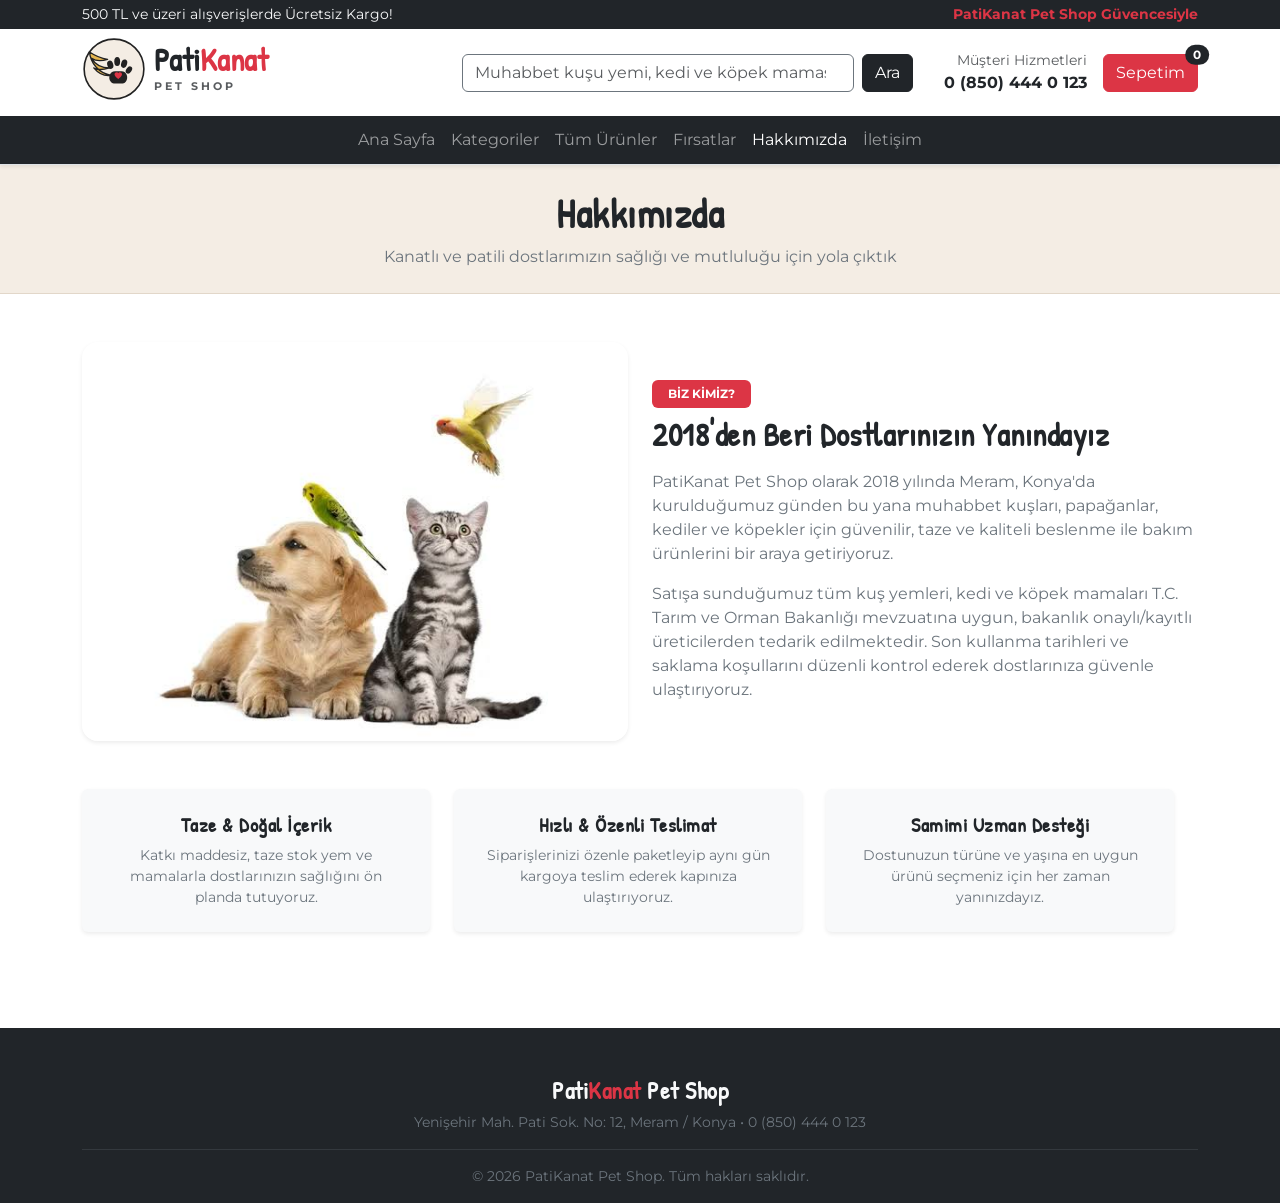
<file: hakkimizda.html>
<!DOCTYPE html>
<html lang="tr">

<head>
  <meta charset="utf-8">
  <meta name="viewport" content="width=device-width, initial-scale=1.0">
  <title>Hakkımızda | PatiKanat Pet Shop</title>

  <!-- Bootstrap 5 CSS -->
  <link href="https://cdn.jsdelivr.net/npm/bootstrap@5.3.0/dist/css/bootstrap.min.css" rel="stylesheet">

  <!-- Türkçe Karakter Destekli Google Fonts -->
  <link rel="preconnect" href="https://fonts.googleapis.com">
  <link rel="preconnect" href="https://fonts.gstatic.com" crossorigin>
  <link href="https://fonts.googleapis.com/css2?family=Montserrat:wght@400;500;600;700&family=Patrick+Hand&display=swap" rel="stylesheet">

  <!-- Özel CSS Dosyamız -->
  <link rel="stylesheet" href="custom.css">
</head>

<body>

  <!-- Üst Bilgi Barı -->
  <div class="bg-dark text-light py-1 small">
    <div class="container d-flex justify-content-between">
      <span>500 TL ve üzeri alışverişlerde Ücretsiz Kargo!</span>
      <span class="text-danger fw-bold">PatiKanat Pet Shop Güvencesiyle</span>
    </div>
  </div>

  <!-- Header & Menü -->
  <header class="bg-white border-bottom sticky-top shadow-sm">
    <div class="container py-2">
      <div class="row align-items-center">

        <!-- HAZIR GÖMÜLÜ SVG LOGO -->
        <div class="col-md-4 text-center text-md-start mb-2 mb-md-0">
          <a href="index.html" class="d-inline-flex align-items-center text-decoration-none">
            <svg width="64" height="64" viewBox="0 0 120 120" xmlns="http://www.w3.org/2000/svg" class="me-2">
              <circle cx="60" cy="60" r="56" fill="#F4EDE4" stroke="#222222" stroke-width="3"/>
              <path d="M55 72 C32 68, 16 50, 14 28 C26 36, 36 40, 48 42 C34 46, 24 44, 18 40 C26 54, 38 58, 52 58 C38 62, 28 62, 22 58 C32 70, 44 74, 55 72 Z" fill="#E5B54F" stroke="#222222" stroke-width="2.5" stroke-linejoin="round"/>
              <path d="M62 64 C52 64, 48 76, 54 84 C58 89, 64 87, 68 87 C72 87, 78 89, 82 84 C88 76, 84 64, 74 64 C70 64, 66 64, 62 64 Z" fill="#222222"/>
              <ellipse cx="53" cy="52" rx="5.5" ry="8" transform="rotate(-18 53 52)" fill="#222222"/>
              <ellipse cx="66" cy="46" rx="5.5" ry="8.5" fill="#222222"/>
              <ellipse cx="79" cy="50" rx="5.5" ry="8" transform="rotate(18 79 50)" fill="#222222"/>
              <ellipse cx="88" cy="62" rx="5" ry="7.5" transform="rotate(35 88 62)" fill="#222222"/>
              <path d="M68 79 C68 79, 61 74, 61 70 C61 67.5, 63 66, 65 66 C66.5 66, 67.5 67, 68 68 C68.5 67, 69.5 66, 71 66 C73 66, 75 67.5, 75 70 C75 74, 68 79, 68 79 Z" fill="#dc3545"/>
            </svg>
            <div>
              <span class="fs-2 fw-bold text-dark" style="font-family: 'Patrick Hand', cursive; line-height: 1;">Pati<span class="text-danger">Kanat</span></span>
              <small class="d-block text-muted fw-bold" style="letter-spacing: 3px; font-size: 11px;">PET SHOP</small>
            </div>
          </a>
        </div>

        <!-- Arama Formu -->
        <div class="col-md-5 mb-2 mb-md-0">
          <form class="d-flex" action="urunler.html">
            <input class="form-control me-2 border-secondary" type="search" placeholder="Muhabbet kuşu yemi, kedi ve köpek maması...">
            <button class="btn btn-dark" type="submit">Ara</button>
          </form>
        </div>

        <!-- Müşteri Hizmetleri & Sepet -->
        <div class="col-md-3 d-flex justify-content-center justify-content-md-end align-items-center gap-3">
          <div class="text-end d-none d-xl-block">
            <small class="text-muted d-block">Müşteri Hizmetleri</small>
            <span class="fw-bold text-dark">0 (850) 444 0 123</span>
          </div>
          <a href="index.html" class="btn btn-danger position-relative">
            Sepetim
            <span class="position-absolute top-0 start-100 translate-middle badge rounded-pill bg-dark">
              0
            </span>
          </a>
        </div>

      </div>
    </div>

    <!-- Navigasyon Menüsü -->
    <nav class="navbar navbar-expand-lg navbar-dark bg-dark py-1">
      <div class="container">
        <button class="navbar-toggler" type="button" data-bs-toggle="collapse" data-bs-target="#anaMenu">
          <span class="navbar-toggler-icon"></span>
        </button>
        <div class="collapse navbar-collapse" id="anaMenu">
          <ul class="navbar-nav mx-auto">
            <li class="nav-item"><a class="nav-link" href="index.html">Ana Sayfa</a></li>
            <li class="nav-item"><a class="nav-link" href="index.html#kategoriler">Kategoriler</a></li>
            <li class="nav-item"><a class="nav-link" href="urunler.html">Tüm Ürünler</a></li>
            <li class="nav-item"><a class="nav-link" href="index.html#kampanya">Fırsatlar</a></li>
            <li class="nav-item"><a class="nav-link active" href="hakkimizda.html">Hakkımızda</a></li>
            <li class="nav-item"><a class="nav-link" href="iletisim.html">İletişim</a></li>
          </ul>
        </div>
      </div>
    </nav>
  </header>

  <!-- Sayfa Başlık Bandı -->
  <section class="hero-alan py-4">
    <div class="container text-center">
      <h1 class="fw-bold text-dark">Hakkımızda</h1>
      <p class="text-secondary m-0">Kanatlı ve patili dostlarımızın sağlığı ve mutluluğu için yola çıktık</p>
    </div>
  </section>

  <!-- Hikayemiz & Değerlerimiz -->
  <section class="py-5 bg-white">
    <div class="container">
      <div class="row align-items-center g-4 mb-5">
        <div class="col-md-6">
          <img src="images/hakkimizda.jpg" alt="PatiKanat Pet Shop Dostlarımız" class="img-fluid rounded-4 shadow-sm">
        </div>
        
        <div class="col-md-6">
          <span class="badge bg-danger mb-2 px-3 py-2">BİZ KİMİZ?</span>
          <h2 class="fw-bold text-dark mb-3">2018'den Beri Dostlarınızın Yanındayız</h2>
          <p class="text-secondary">
            PatiKanat Pet Shop olarak 2018 yılında Meram, Konya'da kurulduğumuz günden bu yana muhabbet kuşları, papağanlar, kediler ve köpekler için güvenilir, taze ve kaliteli beslenme ile bakım ürünlerini bir araya getiriyoruz.
          </p>
          <p class="text-secondary mb-0">
            Satışa sunduğumuz tüm kuş yemleri, kedi ve köpek mamaları T.C. Tarım ve Orman Bakanlığı mevzuatına uygun, bakanlık onaylı/kayıtlı üreticilerden tedarik edilmektedir. Son kullanma tarihleri ve saklama koşullarını düzenli kontrol ederek dostlarınıza güvenle ulaştırıyoruz.
          </p>
        </div>

      <!-- 3 Temel İlke -->
      <div class="row g-4 text-center">
        <div class="col-md-4">
          <div class="card p-4 h-100 border-0 shadow-sm bg-light">
            <h5 class="fw-bold text-dark mb-2">Taze & Doğal İçerik</h5>
            <p class="text-secondary small m-0">Katkı maddesiz, taze stok yem ve mamalarla dostlarınızın sağlığını ön planda tutuyoruz.</p>
          </div>
        </div>
        <div class="col-md-4">
          <div class="card p-4 h-100 border-0 shadow-sm bg-light">
            <h5 class="fw-bold text-dark mb-2">Hızlı & Özenli Teslimat</h5>
            <p class="text-secondary small m-0">Siparişlerinizi özenle paketleyip aynı gün kargoya teslim ederek kapınıza ulaştırıyoruz.</p>
          </div>
        </div>
        <div class="col-md-4">
          <div class="card p-4 h-100 border-0 shadow-sm bg-light">
            <h5 class="fw-bold text-dark mb-2">Samimi Uzman Desteği</h5>
            <p class="text-secondary small m-0">Dostunuzun türüne ve yaşına en uygun ürünü seçmeniz için her zaman yanınızdayız.</p>
          </div>
        </div>
      </div>
    </div>
  </section>

  <!-- Footer -->
  <footer class="bg-dark text-light pt-5 pb-3">
    <div class="container text-center">
      <h4 class="fw-bold">Pati<span class="text-danger">Kanat</span> Pet Shop</h4>
      <p class="text-secondary small mt-2">Yenişehir Mah. Pati Sok. No: 12, Meram / Konya • 0 (850) 444 0 123</p>
      <hr class="border-secondary my-3">
      <div class="text-secondary small">© 2026 PatiKanat Pet Shop. Tüm hakları saklıdır.</div>
    </div>
  </footer>

  <!-- Bootstrap 5 JS -->
  <script src="https://cdn.jsdelivr.net/npm/bootstrap@5.3.0/dist/js/bootstrap.bundle.min.js"></script>
</body>

</html>
</file>
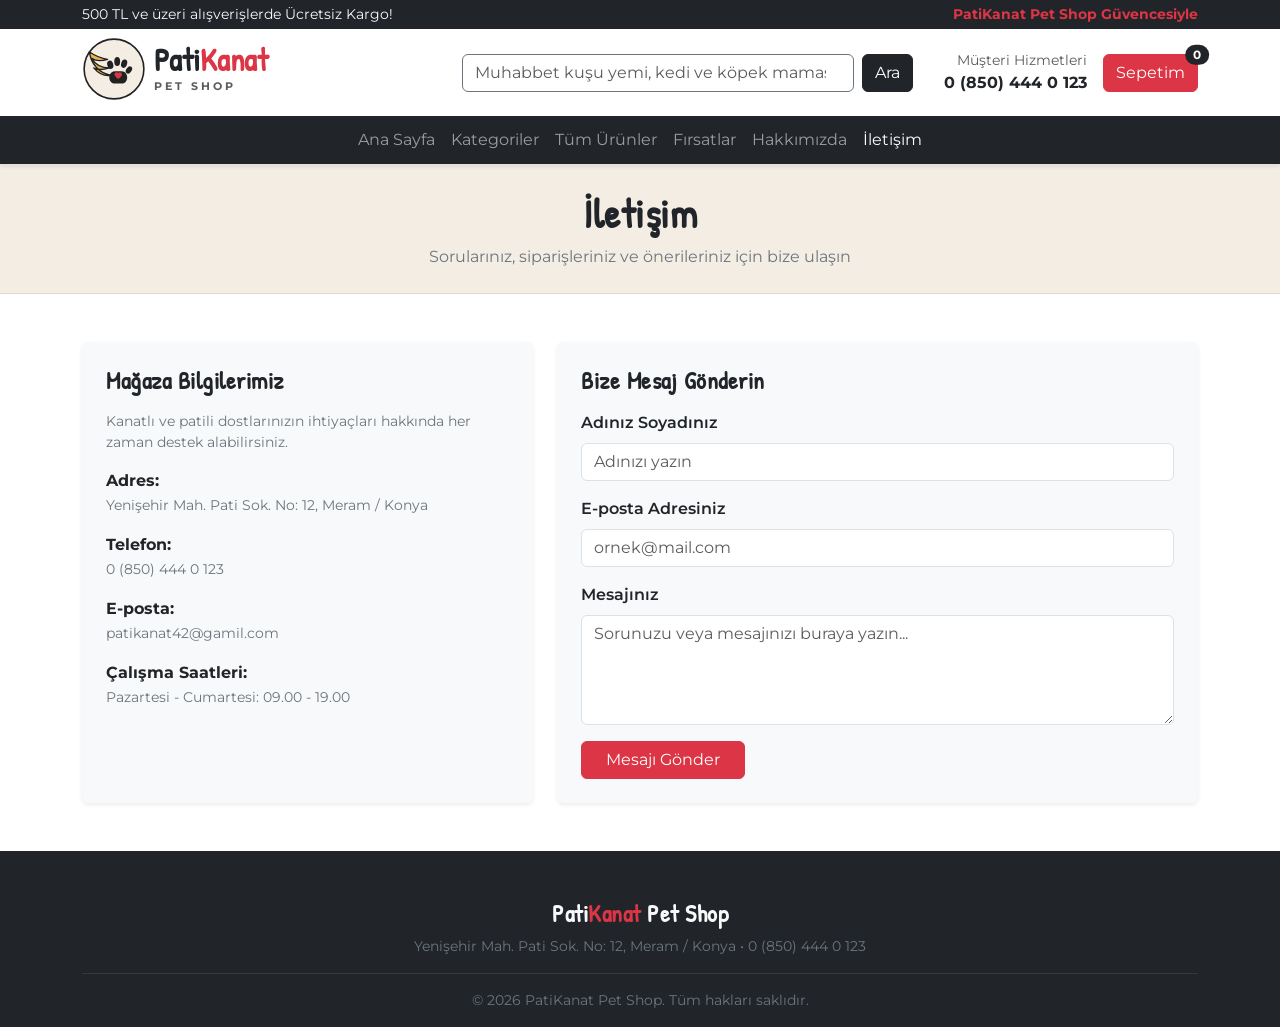
<file: iletisim.html>
<!DOCTYPE html>
<html lang="tr">

<head>
  <meta charset="utf-8">
  <meta name="viewport" content="width=device-width, initial-scale=1.0">
  <title>İletişim | PatiKanat Pet Shop</title>

  <!-- Bootstrap 5 CSS -->
  <link href="https://cdn.jsdelivr.net/npm/bootstrap@5.3.0/dist/css/bootstrap.min.css" rel="stylesheet">

  <!-- Türkçe Karakter Destekli Google Fonts -->
  <link rel="preconnect" href="https://fonts.googleapis.com">
  <link rel="preconnect" href="https://fonts.gstatic.com" crossorigin>
  <link href="https://fonts.googleapis.com/css2?family=Montserrat:wght@400;500;600;700&family=Patrick+Hand&display=swap" rel="stylesheet">

  <!-- Özel CSS Dosyamız -->
  <link rel="stylesheet" href="custom.css">
</head>

<body>

  <!-- Üst Bilgi Barı -->
  <div class="bg-dark text-light py-1 small">
    <div class="container d-flex justify-content-between">
      <span>500 TL ve üzeri alışverişlerde Ücretsiz Kargo!</span>
      <span class="text-danger fw-bold">PatiKanat Pet Shop Güvencesiyle</span>
    </div>
  </div>

  <!-- Header & Menü -->
  <header class="bg-white border-bottom sticky-top shadow-sm">
    <div class="container py-2">
      <div class="row align-items-center">

        <!-- HAZIR GÖMÜLÜ SVG LOGO -->
        <div class="col-md-4 text-center text-md-start mb-2 mb-md-0">
          <a href="index.html" class="d-inline-flex align-items-center text-decoration-none">
            <svg width="64" height="64" viewBox="0 0 120 120" xmlns="http://www.w3.org/2000/svg" class="me-2">
              <circle cx="60" cy="60" r="56" fill="#F4EDE4" stroke="#222222" stroke-width="3"/>
              <path d="M55 72 C32 68, 16 50, 14 28 C26 36, 36 40, 48 42 C34 46, 24 44, 18 40 C26 54, 38 58, 52 58 C38 62, 28 62, 22 58 C32 70, 44 74, 55 72 Z" fill="#E5B54F" stroke="#222222" stroke-width="2.5" stroke-linejoin="round"/>
              <path d="M62 64 C52 64, 48 76, 54 84 C58 89, 64 87, 68 87 C72 87, 78 89, 82 84 C88 76, 84 64, 74 64 C70 64, 66 64, 62 64 Z" fill="#222222"/>
              <ellipse cx="53" cy="52" rx="5.5" ry="8" transform="rotate(-18 53 52)" fill="#222222"/>
              <ellipse cx="66" cy="46" rx="5.5" ry="8.5" fill="#222222"/>
              <ellipse cx="79" cy="50" rx="5.5" ry="8" transform="rotate(18 79 50)" fill="#222222"/>
              <ellipse cx="88" cy="62" rx="5" ry="7.5" transform="rotate(35 88 62)" fill="#222222"/>
              <path d="M68 79 C68 79, 61 74, 61 70 C61 67.5, 63 66, 65 66 C66.5 66, 67.5 67, 68 68 C68.5 67, 69.5 66, 71 66 C73 66, 75 67.5, 75 70 C75 74, 68 79, 68 79 Z" fill="#dc3545"/>
            </svg>
            <div>
              <span class="fs-2 fw-bold text-dark" style="font-family: 'Patrick Hand', cursive; line-height: 1;">Pati<span class="text-danger">Kanat</span></span>
              <small class="d-block text-muted fw-bold" style="letter-spacing: 3px; font-size: 11px;">PET SHOP</small>
            </div>
          </a>
        </div>

        <!-- Arama Formu -->
        <div class="col-md-5 mb-2 mb-md-0">
          <form class="d-flex" action="urunler.html">
            <input class="form-control me-2 border-secondary" type="search" placeholder="Muhabbet kuşu yemi, kedi ve köpek maması...">
            <button class="btn btn-dark" type="submit">Ara</button>
          </form>
        </div>

        <!-- Müşteri Hizmetleri & Sepet -->
        <div class="col-md-3 d-flex justify-content-center justify-content-md-end align-items-center gap-3">
          <div class="text-end d-none d-xl-block">
            <small class="text-muted d-block">Müşteri Hizmetleri</small>
            <span class="fw-bold text-dark">0 (850) 444 0 123</span>
          </div>
          <a href="index.html" class="btn btn-danger position-relative">
            Sepetim
            <span class="position-absolute top-0 start-100 translate-middle badge rounded-pill bg-dark">
              0
            </span>
          </a>
        </div>

      </div>
    </div>

    <!-- Navigasyon Menüsü -->
    <nav class="navbar navbar-expand-lg navbar-dark bg-dark py-1">
      <div class="container">
        <button class="navbar-toggler" type="button" data-bs-toggle="collapse" data-bs-target="#anaMenu">
          <span class="navbar-toggler-icon"></span>
        </button>
        <div class="collapse navbar-collapse" id="anaMenu">
          <ul class="navbar-nav mx-auto">
            <li class="nav-item"><a class="nav-link" href="index.html">Ana Sayfa</a></li>
            <li class="nav-item"><a class="nav-link" href="index.html#kategoriler">Kategoriler</a></li>
            <li class="nav-item"><a class="nav-link" href="urunler.html">Tüm Ürünler</a></li>
            <li class="nav-item"><a class="nav-link" href="index.html#kampanya">Fırsatlar</a></li>
            <li class="nav-item"><a class="nav-link" href="hakkimizda.html">Hakkımızda</a></li>
            <li class="nav-item"><a class="nav-link active" href="iletisim.html">İletişim</a></li>
          </ul>
        </div>
      </div>
    </nav>
  </header>

  <!-- Sayfa Başlık Bandı -->
  <section class="hero-alan py-4">
    <div class="container text-center">
      <h1 class="fw-bold text-dark">İletişim</h1>
      <p class="text-secondary m-0">Sorularınız, siparişleriniz ve önerileriniz için bize ulaşın</p>
    </div>
  </section>

  <!-- İletişim Bilgileri ve Mesaj Formu -->
  <section class="py-5 bg-white">
    <div class="container">
      <div class="row g-4">

        <!-- Sol Kısım: İletişim Bilgileri -->
        <div class="col-md-5">
          <div class="card p-4 h-100 border-0 shadow-sm bg-light">
            <h4 class="fw-bold text-dark mb-3">Mağaza Bilgilerimiz</h4>
            <p class="text-secondary small">Kanatlı ve patili dostlarınızın ihtiyaçları hakkında her zaman destek alabilirsiniz.</p>

            <div class="mb-3">
              <strong class="text-dark d-block">Adres:</strong>
              <span class="text-secondary small">Yenişehir Mah. Pati Sok. No: 12, Meram / Konya</span>
            </div>

            <div class="mb-3">
              <strong class="text-dark d-block">Telefon:</strong>
              <span class="text-secondary small">0 (850) 444 0 123</span>
            </div>

            <div class="mb-3">
              <strong class="text-dark d-block">E-posta:</strong>
              <span class="text-secondary small">patikanat42@gamil.com</span>
            </div>

            <div>
              <strong class="text-dark d-block">Çalışma Saatleri:</strong>
              <span class="text-secondary small">Pazartesi - Cumartesi: 09.00 - 19.00</span>
            </div>
          </div>
        </div>

        <!-- Sağ Kısım: İletişim Formu -->
        <div class="col-md-7">
          <div class="card p-4 border-0 shadow-sm bg-light">
            <h4 class="fw-bold text-dark mb-3">Bize Mesaj Gönderin</h4>
            <form onsubmit="event.preventDefault(); document.getElementById('mesajOnay').classList.remove('d-none'); this.reset();">
              <div class="mb-3">
                <label class="form-label fw-semibold">Adınız Soyadınız</label>
                <input type="text" class="form-control" placeholder="Adınızı yazın" required>
              </div>
              <div class="mb-3">
                <label class="form-label fw-semibold">E-posta Adresiniz</label>
                <input type="email" class="form-control" placeholder="ornek@mail.com" required>
              </div>
              <div class="mb-3">
                <label class="form-label fw-semibold">Mesajınız</label>
                <textarea class="form-control" rows="4" placeholder="Sorunuzu veya mesajınızı buraya yazın..." required></textarea>
              </div>
              <button type="submit" class="btn btn-danger px-4">Mesajı Gönder</button>
              <div id="mesajOnay" class="alert alert-success mt-3 mb-0 d-none">
                Mesajınız alındı. En kısa sürede dönüş yapılacaktır.
              </div>
            </form>
          </div>
        </div>

      </div>
    </div>
  </section>

  <!-- Footer -->
  <footer class="bg-dark text-light pt-5 pb-3">
    <div class="container text-center">
      <h4 class="fw-bold">Pati<span class="text-danger">Kanat</span> Pet Shop</h4>
      <p class="text-secondary small mt-2">Yenişehir Mah. Pati Sok. No: 12, Meram / Konya • 0 (850) 444 0 123</p>
      <hr class="border-secondary my-3">
      <div class="text-secondary small">© 2026 PatiKanat Pet Shop. Tüm hakları saklıdır.</div>
    </div>
  </footer>

  <!-- Bootstrap 5 JS -->
  <script src="https://cdn.jsdelivr.net/npm/bootstrap@5.3.0/dist/js/bootstrap.bundle.min.js"></script>
</body>

</html>
</file>
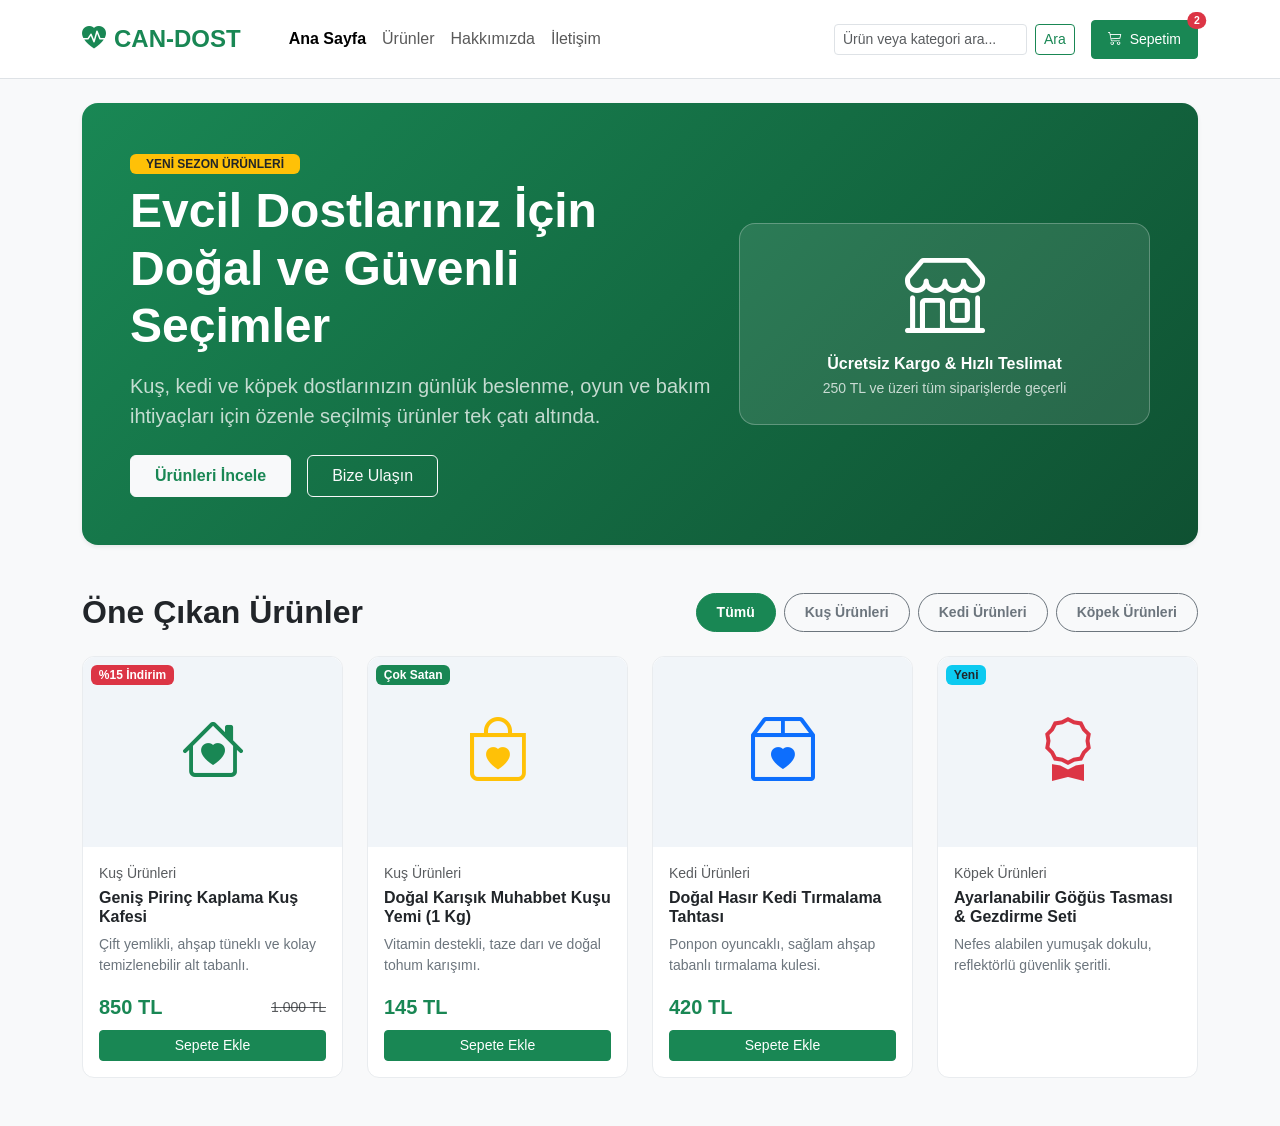
<file: Untitled-1.html>
<!DOCTYPE html>
<html lang="tr">
<head>
    <meta charset="UTF-8">
    <meta name="viewport" content="width=device-width, initial-scale=1.0">
    <title>Can-Dost | Evcil Hayvan Ürünleri ve Yaşam Mağazası</title>
    <!-- Bootstrap 5.3 CSS -->
    <link href="https://cdn.jsdelivr.net/npm/bootstrap@5.3.3/dist/css/bootstrap.min.css" rel="stylesheet">
    <!-- Bootstrap Icons -->
    <link rel="stylesheet" href="https://cdn.jsdelivr.net/npm/bootstrap-icons@1.11.3/font/bootstrap-icons.min.css">
    <style>
        body {
            background-color: #f8f9fa;
            font-family: 'Segoe UI', Tahoma, Geneva, Verdana, sans-serif;
        }
        .hero-banner {
            background: linear-gradient(135deg, #198754 0%, #0f5132 100%);
            color: white;
            border-radius: 16px;
        }
        .product-card {
            border: 1px solid #e9ecef;
            border-radius: 12px;
            transition: transform 0.2s ease, box-shadow 0.2s ease;
            background-color: #fff;
        }
        .product-card:hover {
            transform: translateY(-5px);
            box-shadow: 0 10px 20px rgba(0, 0, 0, 0.08);
        }
        .product-img-box {
            height: 190px;
            background-color: #f1f5f9;
            border-top-left-radius: 12px;
            border-top-right-radius: 12px;
            display: flex;
            align-items: center;
            justify-content: center;
            position: relative;
        }
        .category-pill {
            border-radius: 50px;
            padding: 8px 20px;
            font-weight: 600;
        }
    </style>
</head>
<body>

    <!-- ÜST MENÜ (NAVBAR) -->
    <nav class="navbar navbar-expand-lg navbar-light bg-white border-bottom sticky-top py-3">
        <div class="container">
            <a class="navbar-brand fw-bold text-success fs-4 d-flex align-items-center gap-2" href="#">
                <i class="bi bi-heart-pulse-fill"></i> CAN-DOST
            </a>
            <button class="navbar-toggler" type="button" data-bs-toggle="collapse" data-bs-target="#mainNav">
                <span class="navbar-toggler-icon"></span>
            </button>
            <div class="collapse navbar-collapse" id="mainNav">
                <ul class="navbar-nav me-auto mb-2 mb-lg-0 ms-lg-4">
                    <li class="nav-item"><a class="nav-link active fw-semibold" href="#">Ana Sayfa</a></li>
                    <li class="nav-item"><a class="nav-link" href="#urunler">Ürünler</a></li>
                    <li class="nav-item"><a class="nav-link" href="#hakkimizda">Hakkımızda</a></li>
                    <li class="nav-item"><a class="nav-link" href="#iletisim">İletişim</a></li>
                </ul>
                <form class="d-flex me-3 my-2 my-lg-0">
                    <input class="form-control form-control-sm me-2" type="search" placeholder="Ürün veya kategori ara...">
                    <button class="btn btn-outline-success btn-sm" type="submit">Ara</button>
                </form>
                <button class="btn btn-success btn-sm position-relative px-3 py-2" data-bs-toggle="modal" data-bs-target="#cartModal">
                    <i class="bi bi-cart3 me-1"></i> Sepetim
                    <span class="position-absolute top-0 start-100 translate-middle badge rounded-pill bg-danger">2</span>
                </button>
            </div>
        </div>
    </nav>

    <!-- MANŞET / KAMPANYA ALANI (HERO) -->
    <header class="container my-4">
        <div class="hero-banner p-4 p-md-5 shadow-sm">
            <div class="row align-items-center">
                <div class="col-lg-7">
                    <span class="badge bg-warning text-dark mb-2 px-3 py-1">YENİ SEZON ÜRÜNLERİ</span>
                    <h1 class="display-5 fw-bold mb-3">Evcil Dostlarınız İçin Doğal ve Güvenli Seçimler</h1>
                    <p class="lead mb-4 opacity-75">
                        Kuş, kedi ve köpek dostlarınızın günlük beslenme, oyun ve bakım ihtiyaçları için özenle seçilmiş ürünler tek çatı altında.
                    </p>
                    <div class="d-flex gap-3">
                        <a href="#urunler" class="btn btn-light text-success fw-bold px-4 py-2">Ürünleri İncele</a>
                        <a href="#iletisim" class="btn btn-outline-light px-4 py-2">Bize Ulaşın</a>
                    </div>
                </div>
                <div class="col-lg-5 text-center mt-4 mt-lg-0">
                    <div class="p-4 bg-white bg-opacity-10 rounded-4 border border-white border-opacity-25">
                        <i class="bi bi-shop display-1"></i>
                        <div class="mt-2 fw-semibold">Ücretsiz Kargo & Hızlı Teslimat</div>
                        <small class="opacity-75">250 TL ve üzeri tüm siparişlerde geçerli</small>
                    </div>
                </div>
            </div>
        </div>
    </header>

    <!-- KATEGORİ FİLTRE BUTONLARI -->
    <section class="container my-5" id="urunler">
        <div class="d-flex flex-wrap justify-content-between align-items-center mb-4">
            <h2 class="fw-bold mb-2 mb-md-0">Öne Çıkan Ürünler</h2>
            <div class="d-flex flex-wrap gap-2">
                <button class="btn btn-success category-pill btn-sm">Tümü</button>
                <button class="btn btn-outline-secondary category-pill btn-sm">Kuş Ürünleri</button>
                <button class="btn btn-outline-secondary category-pill btn-sm">Kedi Ürünleri</button>
                <button class="btn btn-outline-secondary category-pill btn-sm">Köpek Ürünleri</button>
            </div>
        </div>

        <!-- ÜRÜN KARTLARI (4'LÜ GRID) -->
        <div class="row g-4">
            <!-- Ürün 1 -->
            <div class="col-sm-6 col-lg-3">
                <div class="product-card h-100 d-flex flex-column">
                    <div class="product-img-box">
                        <span class="badge bg-danger position-absolute top-0 start-0 m-2">%15 İndirim</span>
                        <i class="bi bi-house-heart text-success display-3"></i>
                    </div>
                    <div class="p-3 d-flex flex-column flex-grow-1">
                        <small class="text-muted">Kuş Ürünleri</small>
                        <h6 class="fw-bold mt-1">Geniş Pirinç Kaplama Kuş Kafesi</h6>
                        <p class="small text-secondary mb-3">Çift yemlikli, ahşap tüneklı ve kolay temizlenebilir alt tabanlı.</p>
                        <div class="mt-auto">
                            <div class="d-flex align-items-center justify-content-between mb-2">
                                <span class="fw-bold text-success fs-5">850 TL</span>
                                <small class="text-decoration-line-through text-muted">1.000 TL</small>
                            </div>
                            <div class="d-grid gap-2">
                                <button class="btn btn-success btn-sm" data-bs-toggle="modal" data-bs-target="#cartModal">Sepete Ekle</button>
                            </div>
                        </div>
                    </div>
                </div>
            </div>

            <!-- Ürün 2 -->
            <div class="col-sm-6 col-lg-3">
                <div class="product-card h-100 d-flex flex-column">
                    <div class="product-img-box">
                        <span class="badge bg-success position-absolute top-0 start-0 m-2">Çok Satan</span>
                        <i class="bi bi-bag-heart text-warning display-3"></i>
                    </div>
                    <div class="p-3 d-flex flex-column flex-grow-1">
                        <small class="text-muted">Kuş Ürünleri</small>
                        <h6 class="fw-bold mt-1">Doğal Karışık Muhabbet Kuşu Yemi (1 Kg)</h6>
                        <p class="small text-secondary mb-3">Vitamin destekli, taze darı ve doğal tohum karışımı.</p>
                        <div class="mt-auto">
                            <div class="d-flex align-items-center justify-content-between mb-2">
                                <span class="fw-bold text-success fs-5">145 TL</span>
                            </div>
                            <div class="d-grid gap-2">
                                <button class="btn btn-success btn-sm" data-bs-toggle="modal" data-bs-target="#cartModal">Sepete Ekle</button>
                            </div>
                        </div>
                    </div>
                </div>
            </div>

            <!-- Ürün 3 -->
            <div class="col-sm-6 col-lg-3">
                <div class="product-card h-100 d-flex flex-column">
                    <div class="product-img-box">
                        <i class="bi bi-box2-heart text-primary display-3"></i>
                    </div>
                    <div class="p-3 d-flex flex-column flex-grow-1">
                        <small class="text-muted">Kedi Ürünleri</small>
                        <h6 class="fw-bold mt-1">Doğal Hasır Kedi Tırmalama Tahtası</h6>
                        <p class="small text-secondary mb-3">Ponpon oyuncaklı, sağlam ahşap tabanlı tırmalama kulesi.</p>
                        <div class="mt-auto">
                            <div class="d-flex align-items-center justify-content-between mb-2">
                                <span class="fw-bold text-success fs-5">420 TL</span>
                            </div>
                            <div class="d-grid gap-2">
                                <button class="btn btn-success btn-sm" data-bs-toggle="modal" data-bs-target="#cartModal">Sepete Ekle</button>
                            </div>
                        </div>
                    </div>
                </div>
            </div>

            <!-- Ürün 4 -->
            <div class="col-sm-6 col-lg-3">
                <div class="product-card h-100 d-flex flex-column">
                    <div class="product-img-box">
                        <span class="badge bg-info text-dark position-absolute top-0 start-0 m-2">Yeni</span>
                        <i class="bi bi-award text-danger display-3"></i>
                    </div>
                    <div class="p-3 d-flex flex-column flex-grow-1">
                        <small class="text-muted">Köpek Ürünleri</small>
                        <h6 class="fw-bold mt-1">Ayarlanabilir Göğüs Tasması & Gezdirme Seti</h6>
                        <p class="small text-secondary mb-3">Nefes alabilen yumuşak dokulu, reflektörlü güvenlik şeritli.</p>
                        <div class="mt-auto">
                            <div class="d-flex
</file>
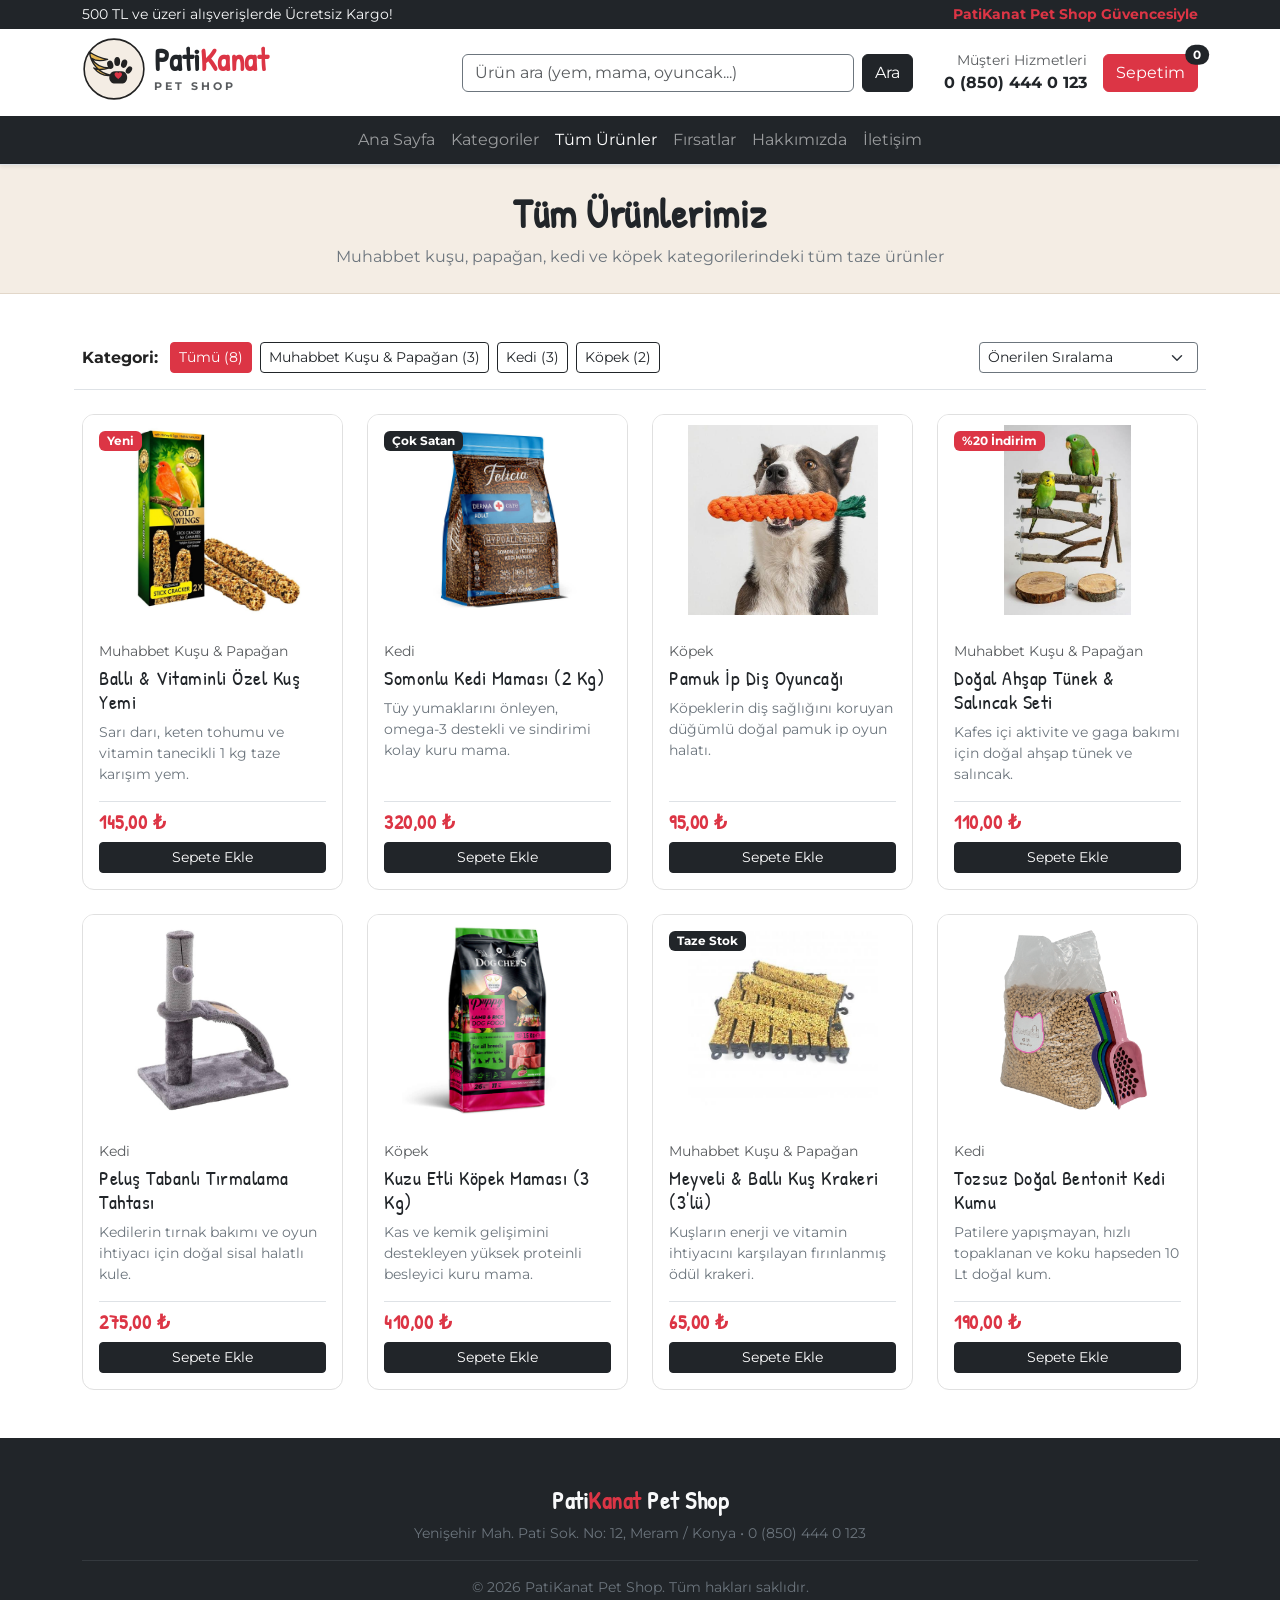
<file: urunler.html>
<!DOCTYPE html>
<html lang="tr">

<head>
  <meta charset="utf-8">
  <meta name="viewport" content="width=device-width, initial-scale=1.0">
  <title>Tüm Ürünler | PatiKanat Pet Shop</title>

  <!-- Bootstrap 5 CSS -->
  <link href="https://cdn.jsdelivr.net/npm/bootstrap@5.3.0/dist/css/bootstrap.min.css" rel="stylesheet">
  
  <!-- Türkçe Karakter Destekli Google Fonts -->
  <link rel="preconnect" href="https://fonts.googleapis.com">
  <link rel="preconnect" href="https://fonts.gstatic.com" crossorigin>
  <link href="https://fonts.googleapis.com/css2?family=Montserrat:wght@400;500;600;700&family=Patrick+Hand&display=swap" rel="stylesheet">

  <!-- Özel CSS Dosyamız -->
  <link rel="stylesheet" href="custom.css">
</head>

<body>

  <!-- Üst Bilgi Barı -->
  <div class="bg-dark text-light py-1 small">
    <div class="container d-flex justify-content-between">
      <span>500 TL ve üzeri alışverişlerde Ücretsiz Kargo!</span>
      <span class="text-danger fw-bold">PatiKanat Pet Shop Güvencesiyle</span>
    </div>
  </div>

  <!-- Header & Menü -->
  <header class="bg-white border-bottom sticky-top shadow-sm">
    <div class="container py-2">
      <div class="row align-items-center">
        
        <!-- HAZIR GÖMÜLÜ SVG LOGO -->
        <div class="col-md-4 text-center text-md-start mb-2 mb-md-0">
          <a href="index.html" class="d-inline-flex align-items-center text-decoration-none">
            <svg width="64" height="64" viewBox="0 0 120 120" xmlns="http://www.w3.org/2000/svg" class="me-2">
              <circle cx="60" cy="60" r="56" fill="#F4EDE4" stroke="#222222" stroke-width="3"/>
              <path d="M55 72 C32 68, 16 50, 14 28 C26 36, 36 40, 48 42 C34 46, 24 44, 18 40 C26 54, 38 58, 52 58 C38 62, 28 62, 22 58 C32 70, 44 74, 55 72 Z" fill="#E5B54F" stroke="#222222" stroke-width="2.5" stroke-linejoin="round"/>
              <path d="M62 64 C52 64, 48 76, 54 84 C58 89, 64 87, 68 87 C72 87, 78 89, 82 84 C88 76, 84 64, 74 64 C70 64, 66 64, 62 64 Z" fill="#222222"/>
              <ellipse cx="53" cy="52" rx="5.5" ry="8" transform="rotate(-18 53 52)" fill="#222222"/>
              <ellipse cx="66" cy="46" rx="5.5" ry="8.5" fill="#222222"/>
              <ellipse cx="79" cy="50" rx="5.5" ry="8" transform="rotate(18 79 50)" fill="#222222"/>
              <ellipse cx="88" cy="62" rx="5" ry="7.5" transform="rotate(35 88 62)" fill="#222222"/>
              <path d="M68 79 C68 79, 61 74, 61 70 C61 67.5, 63 66, 65 66 C66.5 66, 67.5 67, 68 68 C68.5 67, 69.5 66, 71 66 C73 66, 75 67.5, 75 70 C75 74, 68 79, 68 79 Z" fill="#dc3545"/>
            </svg>
            <div>
              <span class="fs-2 fw-bold text-dark" style="font-family: 'Patrick Hand', cursive; line-height: 1;">Pati<span class="text-danger">Kanat</span></span>
              <small class="d-block text-muted fw-bold" style="letter-spacing: 3px; font-size: 11px;">PET SHOP</small>
            </div>
          </a>
        </div>

        <!-- Arama Formu -->
        <div class="col-md-5 mb-2 mb-md-0">
          <form class="d-flex" onsubmit="event.preventDefault();">
            <input id="aramaKutusu" class="form-control me-2 border-secondary" type="search" placeholder="Ürün ara (yem, mama, oyuncak...)" onkeyup="urunAra()">
            <button class="btn btn-dark" type="button" onclick="urunAra()">Ara</button>
          </form>
        </div>

        <!-- Müşteri Hizmetleri & Sepet -->
        <div class="col-md-3 d-flex justify-content-center justify-content-md-end align-items-center gap-3">
          <div class="text-end d-none d-xl-block">
            <small class="text-muted d-block">Müşteri Hizmetleri</small>
            <span class="fw-bold text-dark">0 (850) 444 0 123</span>
          </div>
          <a href="#sepetModal" data-bs-toggle="modal" class="btn btn-danger position-relative">
            Sepetim
            <span class="position-absolute top-0 start-100 translate-middle badge rounded-pill bg-dark">
              0
            </span>
          </a>
        </div>

      </div>
    </div>

    <!-- Navigasyon Menüsü -->
    <nav class="navbar navbar-expand-lg navbar-dark bg-dark py-1">
      <div class="container">
        <button class="navbar-toggler" type="button" data-bs-toggle="collapse" data-bs-target="#anaMenu">
          <span class="navbar-toggler-icon"></span>
        </button>
        <div class="collapse navbar-collapse" id="anaMenu">
          <ul class="navbar-nav mx-auto">
            <li class="nav-item"><a class="nav-link" href="index.html">Ana Sayfa</a></li>
            <li class="nav-item"><a class="nav-link" href="index.html#kategoriler">Kategoriler</a></li>
            <li class="nav-item"><a class="nav-link active" href="urunler.html">Tüm Ürünler</a></li>
            <li class="nav-item"><a class="nav-link" href="index.html#kampanya">Fırsatlar</a></li>
            <li class="nav-item"><a class="nav-link" href="hakkimizda.html">Hakkımızda</a></li>
            <li class="nav-item"><a class="nav-link" href="iletisim.html">İletişim</a></li>
          </ul>
        </div>
      </div>
    </nav>
  </header>

  <!-- Sayfa Başlık Bandı -->
  <section class="hero-alan py-4">
    <div class="container text-center">
      <h1 class="fw-bold text-dark">Tüm Ürünlerimiz</h1>
      <p class="text-secondary m-0">Muhabbet kuşu, papağan, kedi ve köpek kategorilerindeki tüm taze ürünler</p>
    </div>
  </section>

  <!-- Ürünler Kataloğu -->
  <section class="py-5 bg-white">
    <div class="container">
      
      <!-- Üst Çalışan Kategori Butonları ve Fiyat Sıralama -->
      <div class="row align-items-center mb-4 pb-3 border-bottom g-3">
        <div class="col-lg-8 d-flex flex-wrap align-items-center gap-2">
          <span class="fw-bold me-1">Kategori:</span>
          <button type="button" class="btn btn-danger btn-sm kat-btn" onclick="kategoriFiltrele('hepsi', this)">Tümü (8)</button>
          <button type="button" class="btn btn-outline-dark btn-sm kat-btn" onclick="kategoriFiltrele('kus', this)">Muhabbet Kuşu & Papağan (3)</button>
          <button type="button" class="btn btn-outline-dark btn-sm kat-btn" onclick="kategoriFiltrele('kedi', this)">Kedi (3)</button>
          <button type="button" class="btn btn-outline-dark btn-sm kat-btn" onclick="kategoriFiltrele('kopek', this)">Köpek (2)</button>
        </div>
        <div class="col-lg-4 text-lg-end">
          <select id="siralamaSecimi" class="form-select form-select-sm d-inline-block w-auto border-secondary" onchange="fiyatSirala()">
            <option value="varsayilan" selected>Önerilen Sıralama</option>
            <option value="artan">Fiyat: Düşükten Yükseğe</option>
            <option value="azalan">Fiyat: Yüksekten Düşüğe</option>
          </select>
        </div>
      </div>

      <!-- 8 Ürünlük Grid -->
      <div class="row g-4" id="urunListesi">

        <!-- 1: Ballı & Vitaminli Özel Kuş Yemi -->
        <div class="col-sm-6 col-lg-3 urun-kutu" data-kategori="kus" data-fiyat="145" data-sira="1">
          <div class="card h-100 urun-karti">
            <span class="badge bg-danger position-absolute m-3">Yeni</span>
            <img src="images/resim1.jpg" class="card-img-top" alt="Ballı & Vitaminli Özel Kuş Yemi">
            <div class="card-body d-flex flex-column">
              <small class="text-muted">Muhabbet Kuşu & Papağan</small>
              <h5 class="card-title text-dark mt-1">Ballı & Vitaminli Özel Kuş Yemi</h5>
              <p class="card-text text-secondary small">Sarı darı, keten tohumu ve vitamin tanecikli 1 kg taze karışım yem.</p>
              <div class="mt-auto pt-2 border-top">
                <h5 class="text-danger fw-bold mb-2">145,00 ₺</h5>
                <button type="button" class="btn btn-dark btn-sm w-100" onclick="patiSepeteEkle(this)">Sepete Ekle</button>
              </div>
            </div>
          </div>
        </div>

        <!-- 2: Somonlu Kedi Maması (2 Kg) -->
        <div class="col-sm-6 col-lg-3 urun-kutu" data-kategori="kedi" data-fiyat="320" data-sira="2">
          <div class="card h-100 urun-karti">
            <span class="badge bg-dark position-absolute m-3">Çok Satan</span>
            <img src="images/resim2.jpg" class="card-img-top" alt="Somonlu Kedi Maması">
            <div class="card-body d-flex flex-column">
              <small class="text-muted">Kedi</small>
              <h5 class="card-title text-dark mt-1">Somonlu Kedi Maması (2 Kg)</h5>
              <p class="card-text text-secondary small">Tüy yumaklarını önleyen, omega-3 destekli ve sindirimi kolay kuru mama.</p>
              <div class="mt-auto pt-2 border-top">
                <h5 class="text-danger fw-bold mb-2">320,00 ₺</h5>
                <button type="button" class="btn btn-dark btn-sm w-100" onclick="patiSepeteEkle(this)">Sepete Ekle</button>
              </div>
            </div>
          </div>
        </div>

        <!-- 3: Pamuk İp Diş Oyuncağı -->
        <div class="col-sm-6 col-lg-3 urun-kutu" data-kategori="kopek" data-fiyat="95" data-sira="3">
          <div class="card h-100 urun-karti">
            <img src="images/resim3.jpg" class="card-img-top" alt="Pamuk İp Diş Oyuncağı">
            <div class="card-body d-flex flex-column">
              <small class="text-muted">Köpek</small>
              <h5 class="card-title text-dark mt-1">Pamuk İp Diş Oyuncağı</h5>
              <p class="card-text text-secondary small">Köpeklerin diş sağlığını koruyan düğümlü doğal pamuk ip oyun halatı.</p>
              <div class="mt-auto pt-2 border-top">
                <h5 class="text-danger fw-bold mb-2">95,00 ₺</h5>
                <button type="button" class="btn btn-dark btn-sm w-100" onclick="patiSepeteEkle(this)">Sepete Ekle</button>
              </div>
            </div>
          </div>
        </div>

        <!-- 4: Doğal Ahşap Tünek & Salıncak Seti -->
        <div class="col-sm-6 col-lg-3 urun-kutu" data-kategori="kus" data-fiyat="110" data-sira="4">
          <div class="card h-100 urun-karti">
            <span class="badge bg-danger position-absolute m-3">%20 İndirim</span>
            <img src="images/resim4.jpg" class="card-img-top" alt="Doğal Ahşap Tünek & Salıncak Seti">
            <div class="card-body d-flex flex-column">
              <small class="text-muted">Muhabbet Kuşu & Papağan</small>
              <h5 class="card-title text-dark mt-1">Doğal Ahşap Tünek & Salıncak Seti</h5>
              <p class="card-text text-secondary small">Kafes içi aktivite ve gaga bakımı için doğal ahşap tünek ve salıncak.</p>
              <div class="mt-auto pt-2 border-top">
                <h5 class="text-danger fw-bold mb-2">110,00 ₺</h5>
                <button type="button" class="btn btn-dark btn-sm w-100" onclick="patiSepeteEkle(this)">Sepete Ekle</button>
              </div>
            </div>
          </div>
        </div>

        <!-- 5: Peluş Tabanlı Tırmalama Tahtası -->
        <div class="col-sm-6 col-lg-3 urun-kutu" data-kategori="kedi" data-fiyat="275" data-sira="5">
          <div class="card h-100 urun-karti">
            <img src="images/resim5.jpg" class="card-img-top" alt="Peluş Tabanlı Tırmalama Tahtası">
            <div class="card-body d-flex flex-column">
              <small class="text-muted">Kedi</small>
              <h5 class="card-title text-dark mt-1">Peluş Tabanlı Tırmalama Tahtası</h5>
              <p class="card-text text-secondary small">Kedilerin tırnak bakımı ve oyun ihtiyacı için doğal sisal halatlı kule.</p>
              <div class="mt-auto pt-2 border-top">
                <h5 class="text-danger fw-bold mb-2">275,00 ₺</h5>
                <button type="button" class="btn btn-dark btn-sm w-100" onclick="patiSepeteEkle(this)">Sepete Ekle</button>
              </div>
            </div>
          </div>
        </div>

        <!-- 6: Kuzu Etli Köpek Maması (3 Kg) -->
        <div class="col-sm-6 col-lg-3 urun-kutu" data-kategori="kopek" data-fiyat="410" data-sira="6">
          <div class="card h-100 urun-karti">
            <img src="images/resim6.jpg" class="card-img-top" alt="Kuzu Etli Köpek Maması">
            <div class="card-body d-flex flex-column">
              <small class="text-muted">Köpek</small>
              <h5 class="card-title text-dark mt-1">Kuzu Etli Köpek Maması (3 Kg)</h5>
              <p class="card-text text-secondary small">Kas ve kemik gelişimini destekleyen yüksek proteinli besleyici kuru mama.</p>
              <div class="mt-auto pt-2 border-top">
                <h5 class="text-danger fw-bold mb-2">410,00 ₺</h5>
                <button type="button" class="btn btn-dark btn-sm w-100" onclick="patiSepeteEkle(this)">Sepete Ekle</button>
              </div>
            </div>
          </div>
        </div>

        <!-- 7: Meyveli & Ballı Kuş Krakeri (3'lü) -->
        <div class="col-sm-6 col-lg-3 urun-kutu" data-kategori="kus" data-fiyat="65" data-sira="7">
          <div class="card h-100 urun-karti">
            <span class="badge bg-dark position-absolute m-3">Taze Stok</span>
            <img src="images/resim7.jpg" class="card-img-top" alt="Meyveli & Ballı Kuş Krakeri">
            <div class="card-body d-flex flex-column">
              <small class="text-muted">Muhabbet Kuşu & Papağan</small>
              <h5 class="card-title text-dark mt-1">Meyveli & Ballı Kuş Krakeri (3'lü)</h5>
              <p class="card-text text-secondary small">Kuşların enerji ve vitamin ihtiyacını karşılayan fırınlanmış ödül krakeri.</p>
              <div class="mt-auto pt-2 border-top">
                <h5 class="text-danger fw-bold mb-2">65,00 ₺</h5>
                <button type="button" class="btn btn-dark btn-sm w-100" onclick="patiSepeteEkle(this)">Sepete Ekle</button>
              </div>
            </div>
          </div>
        </div>

        <!-- 8: Tozsuz Doğal Bentonit Kedi Kumu -->
        <div class="col-sm-6 col-lg-3 urun-kutu" data-kategori="kedi" data-fiyat="190" data-sira="8">
          <div class="card h-100 urun-karti">
            <img src="images/resim8.jpg" class="card-img-top" alt="Tozsuz Doğal Bentonit Kedi Kumu">
            <div class="card-body d-flex flex-column">
              <small class="text-muted">Kedi</small>
              <h5 class="card-title text-dark mt-1">Tozsuz Doğal Bentonit Kedi Kumu</h5>
              <p class="card-text text-secondary small">Patilere yapışmayan, hızlı topaklanan ve koku hapseden 10 Lt doğal kum.</p>
              <div class="mt-auto pt-2 border-top">
                <h5 class="text-danger fw-bold mb-2">190,00 ₺</h5>
                <button type="button" class="btn btn-dark btn-sm w-100" onclick="patiSepeteEkle(this)">Sepete Ekle</button>
              </div>
            </div>
          </div>
        </div>

      </div>

    </div>
  </section>

  <!-- Footer -->
  <footer class="bg-dark text-light pt-5 pb-3">
    <div class="container text-center">
      <h4 class="fw-bold">Pati<span class="text-danger">Kanat</span> Pet Shop</h4>
      <p class="text-secondary small mt-2">Yenişehir Mah. Pati Sok. No: 12, Meram / Konya • 0 (850) 444 0 123</p>
      <hr class="border-secondary my-3">
      <div class="text-secondary small">© 2026 PatiKanat Pet Shop. Tüm hakları saklıdır.</div>
    </div>
  </footer>

  <!-- Sepet Modalı -->
  <div class="modal fade" id="sepetModal" tabindex="-1">
    <div class="modal-dialog modal-dialog-centered">
      <div class="modal-content">
        <div class="modal-header bg-dark text-white">
          <h5 class="modal-title">Alışveriş Sepetim</h5>
          <button type="button" class="btn-close btn-close-white" data-bs-dismiss="modal"></button>
        </div>
        <div class="modal-body">
          <p class="text-secondary text-center my-3">Sepetiniz şu an boş.</p>
        </div>
        <div class="modal-footer">
          <button type="button" class="btn btn-secondary" data-bs-dismiss="modal">Kapat</button>
        </div>
      </div>
    </div>
  </div>

  <!-- Bootstrap 5 JS -->
  <script src="https://cdn.jsdelivr.net/npm/bootstrap@5.3.0/dist/js/bootstrap.bundle.min.js"></script>

  <!-- Kategori Filtreleme, Fiyat Sıralama ve Arama Kodları -->
  <script>
    function kategoriFiltrele(secilenKategori, tiklananButon) {
      const butonlar = document.querySelectorAll('.kat-btn');
      butonlar.forEach(btn => {
        btn.classList.remove('btn-danger');
        btn.classList.add('btn-outline-dark');
      });
      tiklananButon.classList.remove('btn-outline-dark');
      tiklananButon.classList.add('btn-danger');

      const urunler = document.querySelectorAll('.urun-kutu');
      urunler.forEach(urun => {
        if (secilenKategori === 'hepsi' || urun.dataset.kategori === secilenKategori) {
          urun.style.display = 'block';
        } else {
          urun.style.display = 'none';
        }
      });
    }

    function fiyatSirala() {
      const secim = document.getElementById('siralamaSecimi').value;
      const liste = document.getElementById('urunListesi');
      const urunler = Array.from(liste.querySelectorAll('.urun-kutu'));

      urunler.sort((a, b) => {
        const fiyatA = parseFloat(a.dataset.fiyat);
        const fiyatB = parseFloat(b.dataset.fiyat);
        const siraA = parseInt(a.dataset.sira);
        const siraB = parseInt(b.dataset.sira);

        if (secim === 'artan') return fiyatA - fiyatB;
        if (secim === 'azalan') return fiyatB - fiyatA;
        return siraA - siraB;
      });

      urunler.forEach(urun => liste.appendChild(urun));
    }

    function urunAra() {
      const aranan = document.getElementById('aramaKutusu').value.toLowerCase();
      const urunler = document.querySelectorAll('.urun-kutu');

      urunler.forEach(urun => {
        const metin = urun.innerText.toLowerCase();
        urun.style.display = metin.includes(aranan) ? 'block' : 'none';
      });
    }
  </script>

  <!-- Sepet Yönetimi -->
  <script>
    const PATI_SEPET_KEY = "patikanat_sepet_v1";

    function patiSepetOku() {
      try {
        return JSON.parse(localStorage.getItem(PATI_SEPET_KEY)) || [];
      } catch (err) {
        return [];
      }
    }

    function patiSepetKaydet(liste) {
      localStorage.setItem(PATI_SEPET_KEY, JSON.stringify(liste));
      patiSepetGuncelle();
    }

    function patiFiyatCevir(metin) {
      if (!metin) return 0;
      const temiz = metin.replace(/[^\d,]/g, "").replace(",", ".");
      const deger = parseFloat(temiz);
      return isNaN(deger) ? 0 : deger;
    }

    function patiSepeteEkle(buton) {
      const kutu = buton.closest(".urun-kutu");
      const kart = buton.closest(".card");
      const baslikEl = kart ? kart.querySelector(".card-title") : null;
      const fiyatEl = kart ? kart.querySelector(".text-danger.fw-bold") : null;

      const urunAdi = baslikEl ? baslikEl.textContent.trim() : "PatiKanat Ürün";
      const fiyat = kutu && kutu.dataset.fiyat
        ? parseFloat(kutu.dataset.fiyat)
        : (fiyatEl ? patiFiyatCevir(fiyatEl.textContent) : 0);

      const sepet = patiSepetOku();
      const varOlan = sepet.find(u => u.ad === urunAdi);

      if (varOlan) {
        varOlan.adet += 1;
      } else {
        sepet.push({ ad: urunAdi, fiyat: fiyat, adet: 1 });
      }

      patiSepetKaydet(sepet);
    }

    function patiSepettenSil(sira) {
      const sepet = patiSepetOku();
      sepet.splice(sira, 1);
      patiSepetKaydet(sepet);
    }

    function patiSepetGuncelle() {
      const sepet = patiSepetOku();
      const toplamAdet = sepet.reduce((acc, item) => acc + item.adet, 0);

      document.querySelectorAll("header .badge").forEach(rozet => {
        rozet.textContent = toplamAdet;
      });

      const modalBody = document.querySelector("#sepetModal .modal-body");
      if (!modalBody) return;

      if (sepet.length === 0) {
        modalBody.innerHTML = '<p class="text-secondary text-center my-3">Sepetiniz şu an boş.</p>';
        return;
      }

      let genelToplam = 0;
      const satirlarHTML = sepet.map((item, i) => {
        const araToplam = item.fiyat * item.adet;
        genelToplam += araToplam;
        return `
          <li class="list-group-item d-flex justify-content-between align-items-center">
            <div>
              <div class="fw-semibold">${item.ad}</div>
              <small class="text-muted">${item.adet} adet × ${item.fiyat.toFixed(2).replace(".", ",")} ₺</small>
            </div>
            <div class="d-flex align-items-center gap-2">
              <strong class="text-danger">${araToplam.toFixed(2).replace(".", ",")} ₺</strong>
              <button type="button" class="btn btn-sm btn-outline-danger py-0 px-2" onclick="patiSepettenSil(${i})">Sil</button>
            </div>
          </li>
        `;
      }).join("");

      modalBody.innerHTML = `
        <ul class="list-group mb-0">
          ${satirlarHTML}
          <li class="list-group-item d-flex justify-content-between bg-light">
            <span class="fw-bold">Toplam Tutar</span>
            <strong class="text-dark">${genelToplam.toFixed(2).replace(".", ",")} ₺</strong>
          </li>
        </ul>
      `;
    }

    document.addEventListener("DOMContentLoaded", patiSepetGuncelle);
  </script>

</body>

</html>
</file>
<file: custom.css>
/* Genel Sayfa ve Türkçe Karakter Uyumlu Yazı Tipi Ayarları */
body {
  font-family: 'Montserrat', sans-serif;
  color: #222222;
  background-color: #ffffff;
}

h1, h2, h3, h4, h5 {
  font-family: 'Patrick Hand', cursive, sans-serif;
  letter-spacing: 0.5px;
}

/* Sıcak Bej ve Açık Bej Arka Plan Tonları */
.hero-alan {
  background-color: #F4EDE4;
  border-bottom: 1px solid #e2d7c9;
}

.bej-zemin {
  background-color: #FAF7F2;
}

/* Kategori Yuvarlak Görselleri */
.kat-resim {
  width: 130px;
  height: 130px;
  object-fit: cover;
  border: 3px solid #dc3545;
}

/* KUTU HOVER EFEKTİ: Yukarı Hareket ve El İmleci */
.urun-karti,
.kategori-kutu {
  border-radius: 12px;
  border: 1px solid #e0e0e0;
  cursor: pointer; /* İmleci el şekline dönüştürür */
  transition: transform 0.3s ease, box-shadow 0.3s ease, border-color 0.3s ease;
}

.urun-karti:hover,
.kategori-kutu:hover {
  transform: translateY(-10px); /* Kutuyu 10px yukarı hareket ettirir */
  box-shadow: 0 12px 24px rgba(0, 0, 0, 0.14);
  border-color: #dc3545; /* Kırmızı çerçeve vurgusu */
}

.kategori-kutu {
  background-color: #F4EDE4;
}

/* Ürün Kartı Görsel Orantısı */
/* Ürün Kartı Görsel Orantısı */
.urun-karti img {
  height: 210px;
  object-fit: contain; /* Resmi kesmeden kutunun içine tam sığdırır */
  background-color: #ffffff; /* Paketin etrafını temiz beyaz yapar */
  padding: 10px; /* Paketin kenarlara yapışmasını engeller */
  border-top-left-radius: 11px;
  border-top-right-radius: 11px;
}


/* Kart Üzerine Gelince Butonun Kırmızıya Dönmesi */
.urun-karti .btn-dark {
  transition: background-color 0.25s ease, border-color 0.25s ease;
}

.urun-karti:hover .btn-dark {
  background-color: #dc3545;
  border-color: #dc3545;
}

/* Accordion (SSS) Aktif Başlık Rengi */
.accordion-button:not(.collapsed) {
  background-color: #F4EDE4;
  color: #dc3545;
}

/* Footer Link Geçişi */
footer a:hover {
  color: #dc3545 !important;
}
</file>
